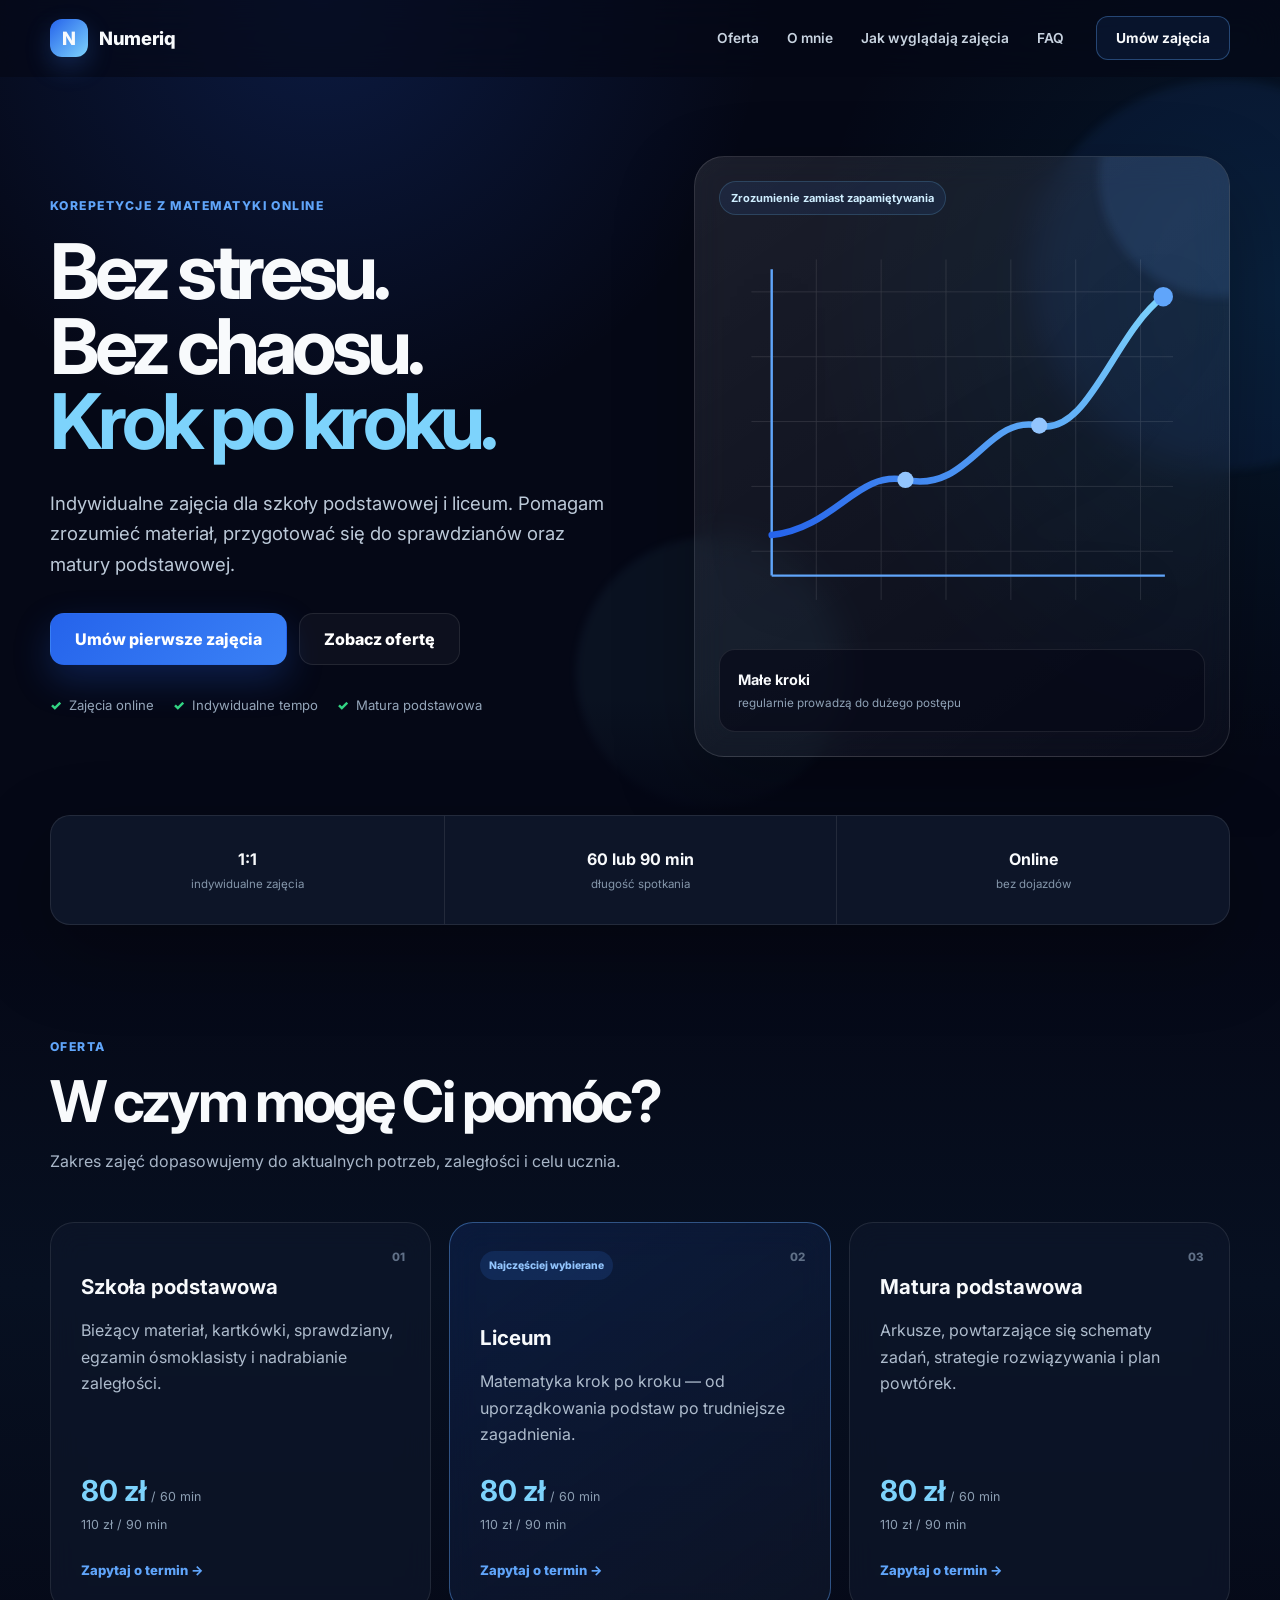
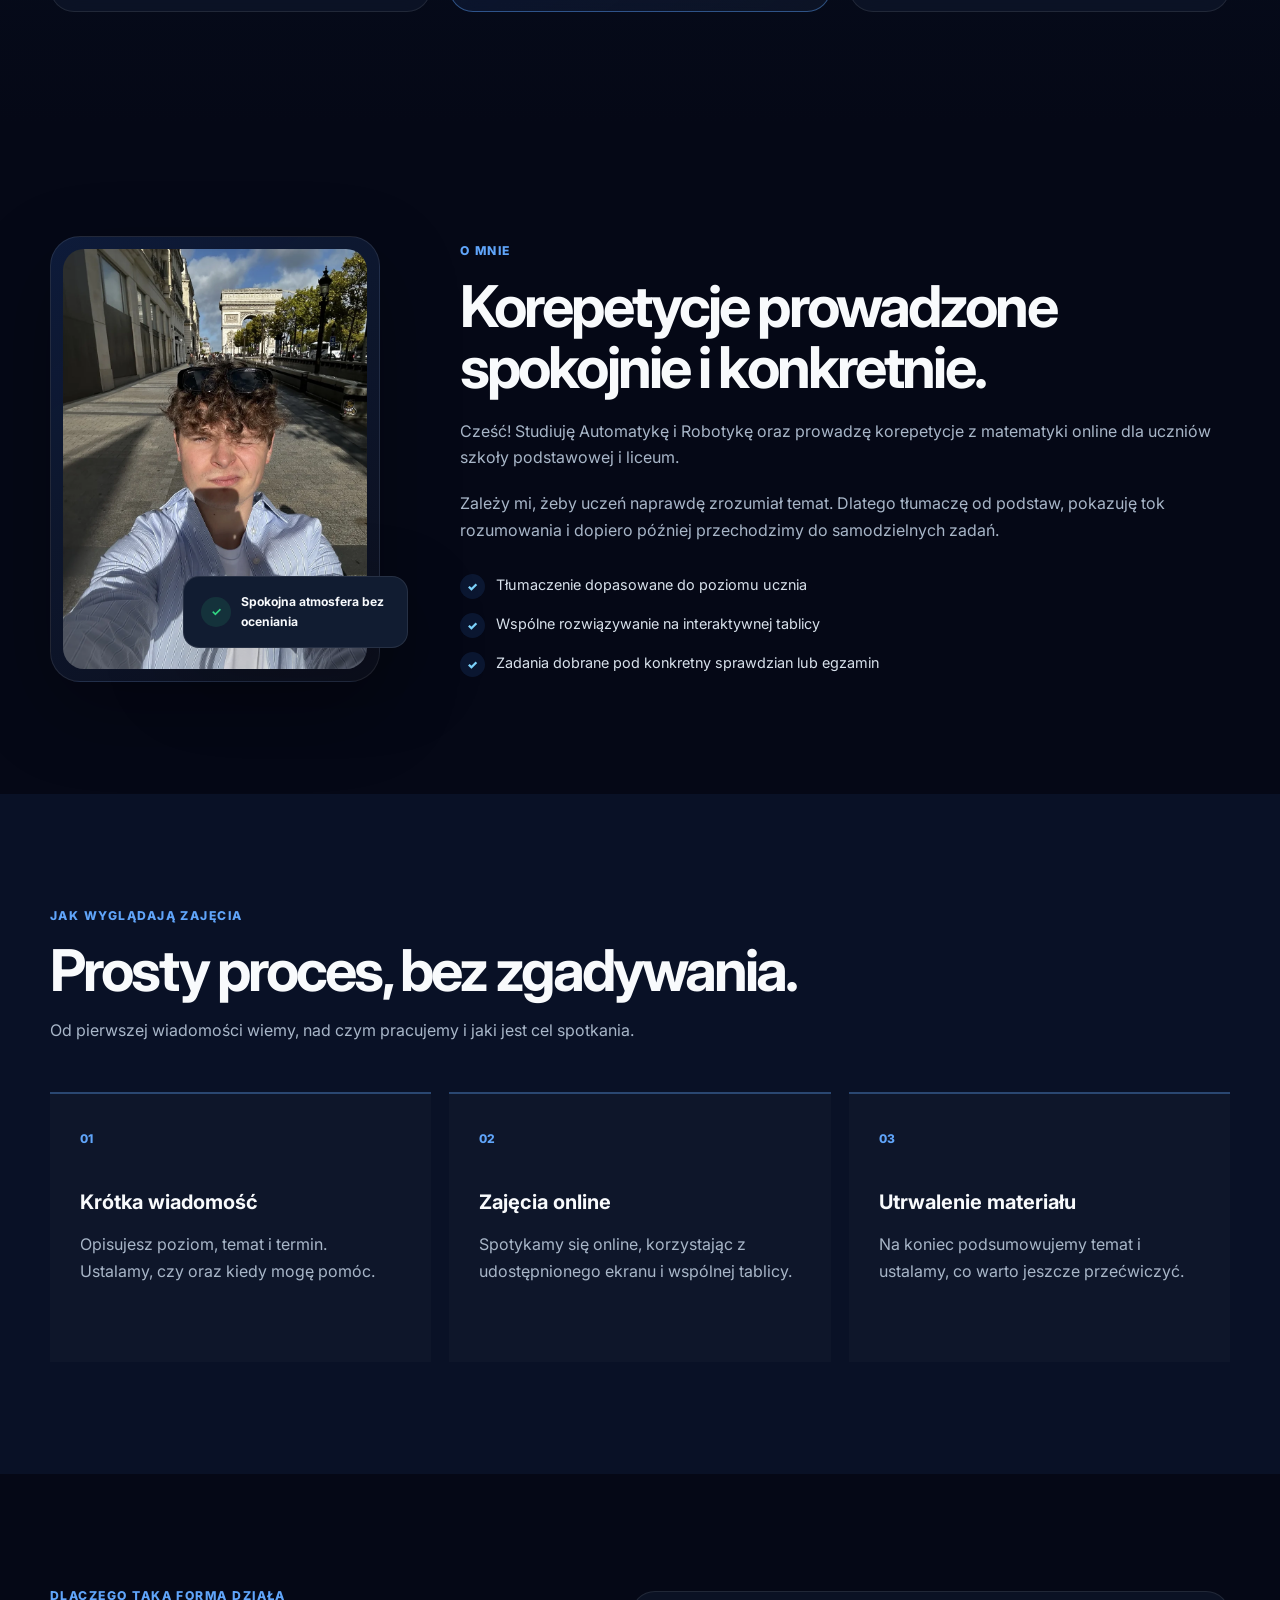
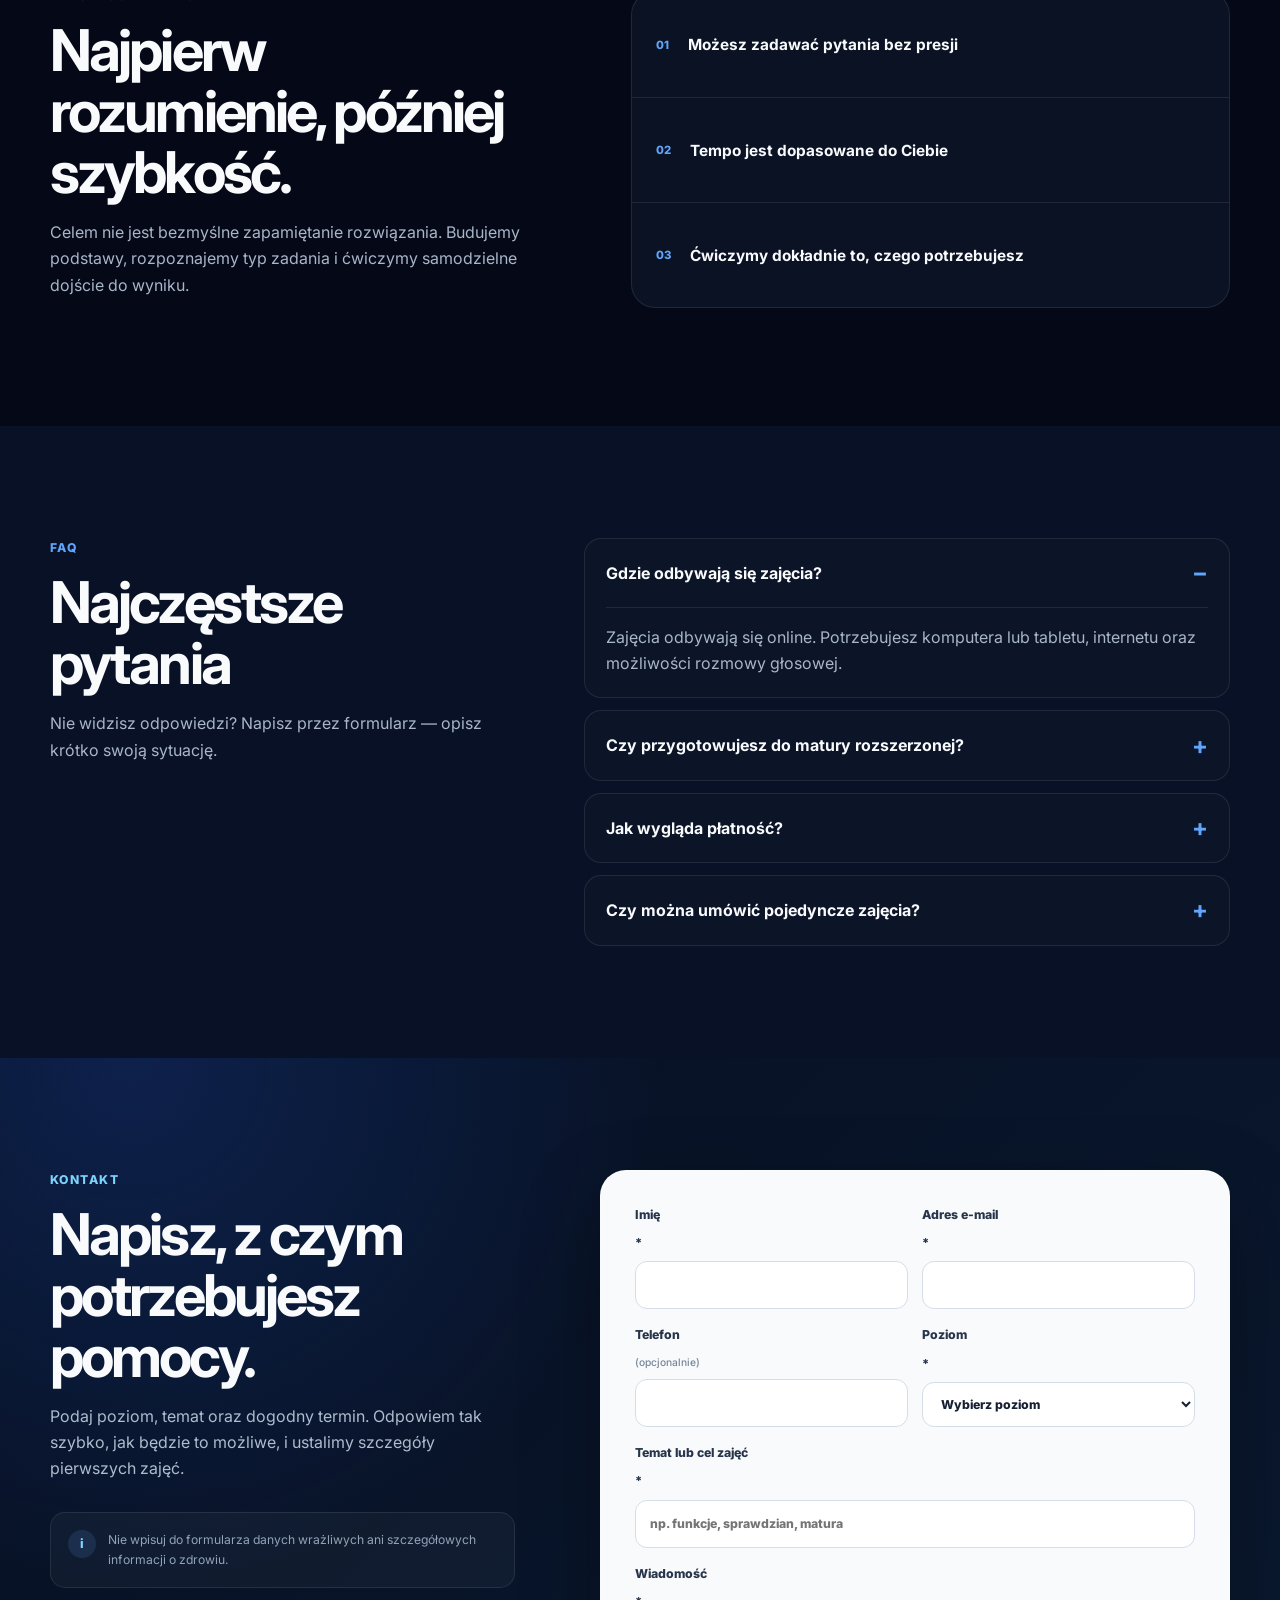
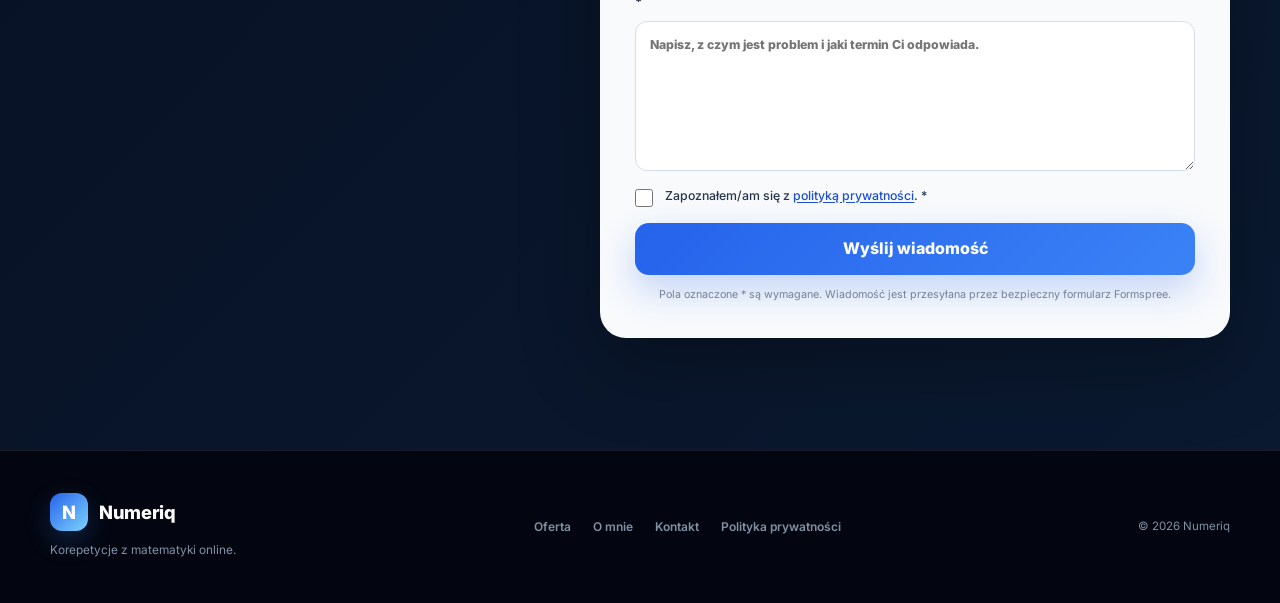
<file: index.html>
<!doctype html>
<html lang="pl">
<head>
    <meta charset="utf-8">
    <meta name="viewport" content="width=device-width, initial-scale=1">
    <meta name="theme-color" content="#050816">
    <meta name="description" content="Korepetycje z matematyki online dla szkoły podstawowej, liceum i matury podstawowej. Spokojne tłumaczenie krok po kroku.">
    <meta name="robots" content="index, follow">

    <title>Numeriq — korepetycje z matematyki online</title>
    <link rel="canonical" href="https://numeriqmath.pl/">

    <meta property="og:type" content="website">
    <meta property="og:locale" content="pl_PL">
    <meta property="og:site_name" content="Numeriq">
    <meta property="og:title" content="Numeriq — korepetycje z matematyki online">
    <meta property="og:description" content="Matematyka bez stresu i chaosu. Indywidualne zajęcia online dla szkoły podstawowej, liceum i matury podstawowej.">
    <meta property="og:url" content="https://numeriqmath.pl/">
    <meta property="og:image" content="https://numeriqmath.pl/og-image.png">
    <meta property="og:image:width" content="1200">
    <meta property="og:image:height" content="630">

    <link rel="icon" href="favicon.svg" type="image/svg+xml">
    <link rel="icon" href="favicon-32.png" sizes="32x32" type="image/png">
    <link rel="apple-touch-icon" href="apple-touch-icon.png">

    <link rel="preconnect" href="https://fonts.googleapis.com">
    <link rel="preconnect" href="https://fonts.gstatic.com" crossorigin>
    <link href="https://fonts.googleapis.com/css2?family=Inter:wght@400;500;600;700;800&display=swap" rel="stylesheet">
    <link rel="stylesheet" href="style.css?v=20260803-formspree-1">

    <script type="application/ld+json">
    {
      "@context": "https://schema.org",
      "@type": "WebSite",
      "name": "Numeriq",
      "url": "https://numeriqmath.pl/",
      "description": "Korepetycje z matematyki online dla szkoły podstawowej, liceum i matury podstawowej",
      "inLanguage": "pl-PL"
    }
    </script>
</head>
<body>
    <a class="skip-link" href="#main">Przejdź do treści</a>

    <header class="site-header" id="top">
        <div class="container nav-wrap">
            <a class="logo" href="#top" aria-label="Numeriq — strona główna">
                <span class="logo-mark" aria-hidden="true">N</span>
                <span>Numeriq</span>
            </a>

            <button class="menu-toggle" type="button" aria-expanded="false" aria-controls="main-nav" aria-label="Otwórz menu">
                <span></span><span></span><span></span>
            </button>

            <nav class="main-nav" id="main-nav" aria-label="Główna nawigacja">
                <a href="#oferta">Oferta</a>
                <a href="#o-mnie">O mnie</a>
                <a href="#zajecia">Jak wyglądają zajęcia</a>
                <a href="#faq">FAQ</a>
            </nav>

            <a href="#kontakt" class="nav-button">Umów zajęcia</a>
        </div>
    </header>

    <main id="main">
        <section class="hero">
            <div class="hero-orb hero-orb-one" aria-hidden="true"></div>
            <div class="hero-orb hero-orb-two" aria-hidden="true"></div>

            <div class="container hero-wrapper">
                <div class="hero-content reveal">
                    <p class="eyebrow">Korepetycje z matematyki online</p>
                    <h1>Bez stresu.<br>Bez chaosu.<br><span>Krok po kroku.</span></h1>
                    <p class="hero-description">
                        Indywidualne zajęcia dla szkoły podstawowej i liceum. Pomagam zrozumieć materiał,
                        przygotować się do sprawdzianów oraz matury podstawowej.
                    </p>

                    <div class="hero-buttons">
                        <a href="#kontakt" class="button button-primary">Umów pierwsze zajęcia</a>
                        <a href="#oferta" class="button button-secondary">Zobacz ofertę</a>
                    </div>

                    <ul class="hero-info" aria-label="Najważniejsze informacje">
                        <li><span>✓</span> Zajęcia online</li>
                        <li><span>✓</span> Indywidualne tempo</li>
                        <li><span>✓</span> Matura podstawowa</li>
                    </ul>
                </div>

                <div class="hero-visual reveal" aria-label="Ilustracja wykresu funkcji">
                    <div class="visual-card">
                        <div class="visual-label">Zrozumienie zamiast zapamiętywania</div>
                        <svg class="math-illustration" viewBox="0 0 600 520" fill="none" xmlns="http://www.w3.org/2000/svg" role="img" aria-labelledby="chart-title chart-desc">
                            <title id="chart-title">Rosnący wykres funkcji</title>
                            <desc id="chart-desc">Dekoracyjna ilustracja symbolizująca postępy w nauce matematyki.</desc>
                            <g opacity="0.12" stroke="#fff">
                                <path d="M40 80H560M40 160H560M40 240H560M40 320H560M40 400H560"/>
                                <path d="M120 40V460M200 40V460M280 40V460M360 40V460M440 40V460M520 40V460"/>
                            </g>
                            <path d="M65 430H550" stroke="#60A5FA" stroke-width="3"/>
                            <path d="M65 430V52" stroke="#60A5FA" stroke-width="3"/>
                            <path d="M65 380C145 370 170 300 230 312C310 329 330 230 395 245C455 259 488 130 548 86" stroke="url(#curve)" stroke-width="8" stroke-linecap="round"/>
                            <circle cx="230" cy="312" r="10" fill="#93C5FD"/>
                            <circle cx="395" cy="245" r="10" fill="#93C5FD"/>
                            <circle cx="548" cy="86" r="12" fill="#60A5FA"/>
                            <defs><linearGradient id="curve" x1="65" y1="380" x2="548" y2="86" gradientUnits="userSpaceOnUse"><stop stop-color="#2563EB"/><stop offset="1" stop-color="#7DD3FC"/></linearGradient></defs>
                        </svg>
                        <div class="visual-stat">
                            <strong>Małe kroki</strong>
                            <span>regularnie prowadzą do dużego postępu</span>
                        </div>
                    </div>
                </div>
            </div>
        </section>

        <section class="trust-strip" aria-label="Informacje o zajęciach">
            <div class="container trust-grid">
                <div><strong>1:1</strong><span>indywidualne zajęcia</span></div>
                <div><strong>60 lub 90 min</strong><span>długość spotkania</span></div>
                <div><strong>Online</strong><span>bez dojazdów</span></div>
            </div>
        </section>

        <section class="section offer" id="oferta">
            <div class="container">
                <div class="section-header reveal">
                    <p class="eyebrow">Oferta</p>
                    <h2>W czym mogę Ci pomóc?</h2>
                    <p>Zakres zajęć dopasowujemy do aktualnych potrzeb, zaległości i celu ucznia.</p>
                </div>

                <div class="offer-grid">
                    <article class="offer-card reveal">
                        <span class="card-number">01</span>
                        <h3>Szkoła podstawowa</h3>
                        <p>Bieżący materiał, kartkówki, sprawdziany, egzamin ósmoklasisty i nadrabianie zaległości.</p>
                        <div class="price"><strong>80 zł</strong><span>/ 60 min</span></div>
                        <div class="price-secondary">110 zł / 90 min</div>
                        <a href="#kontakt">Zapytaj o termin →</a>
                    </article>

                    <article class="offer-card featured reveal">
                        <span class="card-badge">Najczęściej wybierane</span>
                        <span class="card-number">02</span>
                        <h3>Liceum</h3>
                        <p>Matematyka krok po kroku — od uporządkowania podstaw po trudniejsze zagadnienia.</p>
                        <div class="price"><strong>80 zł</strong><span>/ 60 min</span></div>
                        <div class="price-secondary">110 zł / 90 min</div>
                        <a href="#kontakt">Zapytaj o termin →</a>
                    </article>

                    <article class="offer-card reveal">
                        <span class="card-number">03</span>
                        <h3>Matura podstawowa</h3>
                        <p>Arkusze, powtarzające się schematy zadań, strategie rozwiązywania i plan powtórek.</p>
                        <div class="price"><strong>80 zł</strong><span>/ 60 min</span></div>
                        <div class="price-secondary">110 zł / 90 min</div>
                        <a href="#kontakt">Zapytaj o termin →</a>
                    </article>
                </div>
            </div>
        </section>

        <section class="section about" id="o-mnie">
            <div class="container about-grid">
                <div class="about-photo reveal">
                    <div class="photo-frame">
                        <picture>
                            <source srcset="image.webp" type="image/webp">
                            <img src="image.jpg" alt="Korepetytor Numeriq" width="900" height="1200" loading="lazy">
                        </picture>
                    </div>
                    <div class="photo-note"><span>✓</span> Spokojna atmosfera bez oceniania</div>
                </div>

                <div class="about-copy reveal">
                    <p class="eyebrow">O mnie</p>
                    <h2>Korepetycje prowadzone spokojnie i konkretnie.</h2>
                    <p>
                        Cześć! Studiuję Automatykę i Robotykę oraz prowadzę korepetycje z matematyki online
                        dla uczniów szkoły podstawowej i liceum.
                    </p>
                    <p>
                        Zależy mi, żeby uczeń naprawdę zrozumiał temat. Dlatego tłumaczę od podstaw,
                        pokazuję tok rozumowania i dopiero później przechodzimy do samodzielnych zadań.
                    </p>
                    <ul class="check-list">
                        <li><span>✓</span> Tłumaczenie dopasowane do poziomu ucznia</li>
                        <li><span>✓</span> Wspólne rozwiązywanie na interaktywnej tablicy</li>
                        <li><span>✓</span> Zadania dobrane pod konkretny sprawdzian lub egzamin</li>
                    </ul>
                </div>
            </div>
        </section>

        <section class="section process" id="zajecia">
            <div class="container">
                <div class="section-header reveal">
                    <p class="eyebrow">Jak wyglądają zajęcia</p>
                    <h2>Prosty proces, bez zgadywania.</h2>
                    <p>Od pierwszej wiadomości wiemy, nad czym pracujemy i jaki jest cel spotkania.</p>
                </div>

                <div class="process-grid">
                    <article class="process-card reveal">
                        <span class="step">01</span>
                        <h3>Krótka wiadomość</h3>
                        <p>Opisujesz poziom, temat i termin. Ustalamy, czy oraz kiedy mogę pomóc.</p>
                    </article>
                    <article class="process-card reveal">
                        <span class="step">02</span>
                        <h3>Zajęcia online</h3>
                        <p>Spotykamy się online, korzystając z udostępnionego ekranu i wspólnej tablicy.</p>
                    </article>
                    <article class="process-card reveal">
                        <span class="step">03</span>
                        <h3>Utrwalenie materiału</h3>
                        <p>Na koniec podsumowujemy temat i ustalamy, co warto jeszcze przećwiczyć.</p>
                    </article>
                </div>
            </div>
        </section>

        <section class="section benefits">
            <div class="container benefits-grid">
                <div class="benefits-copy reveal">
                    <p class="eyebrow">Dlaczego taka forma działa</p>
                    <h2>Najpierw rozumienie, później szybkość.</h2>
                    <p>
                        Celem nie jest bezmyślne zapamiętanie rozwiązania. Budujemy podstawy,
                        rozpoznajemy typ zadania i ćwiczymy samodzielne dojście do wyniku.
                    </p>
                </div>
                <div class="benefit-list reveal">
                    <div><span>01</span><strong>Możesz zadawać pytania bez presji</strong></div>
                    <div><span>02</span><strong>Tempo jest dopasowane do Ciebie</strong></div>
                    <div><span>03</span><strong>Ćwiczymy dokładnie to, czego potrzebujesz</strong></div>
                </div>
            </div>
        </section>

        <section class="section faq" id="faq">
            <div class="container faq-grid">
                <div class="faq-heading reveal">
                    <p class="eyebrow">FAQ</p>
                    <h2>Najczęstsze pytania</h2>
                    <p>Nie widzisz odpowiedzi? Napisz przez formularz — opisz krótko swoją sytuację.</p>
                </div>
                <div class="accordion reveal">
                    <details open>
                        <summary>Gdzie odbywają się zajęcia?</summary>
                        <p>Zajęcia odbywają się online. Potrzebujesz komputera lub tabletu, internetu oraz możliwości rozmowy głosowej.</p>
                    </details>
                    <details>
                        <summary>Czy przygotowujesz do matury rozszerzonej?</summary>
                        <p>Aktualna oferta obejmuje maturę podstawową. W formularzu możesz opisać temat, a odpowiem, czy mogę pomóc.</p>
                    </details>
                    <details>
                        <summary>Jak wygląda płatność?</summary>
                        <p>Szczegóły płatności i termin ustalamy przed pierwszym spotkaniem.</p>
                    </details>
                    <details>
                        <summary>Czy można umówić pojedyncze zajęcia?</summary>
                        <p>Tak. Możemy zacząć od jednego spotkania i później zdecydować, czy potrzebne są kolejne.</p>
                    </details>
                </div>
            </div>
        </section>

        <section class="section contact" id="kontakt">
            <div class="container contact-grid">
                <div class="contact-copy reveal">
                    <p class="eyebrow light">Kontakt</p>
                    <h2>Napisz, z czym potrzebujesz pomocy.</h2>
                    <p>
                        Podaj poziom, temat oraz dogodny termin. Odpowiem tak szybko, jak będzie to możliwe,
                        i ustalimy szczegóły pierwszych zajęć.
                    </p>
                    <div class="contact-tip">
                        <span>i</span>
                        <p>Nie wpisuj do formularza danych wrażliwych ani szczegółowych informacji o zdrowiu.</p>
                    </div>
                </div>

                <form class="contact-form reveal" id="contact-form" action="https://formspree.io/f/xaqrreqn" method="post" novalidate>
                    <div class="form-status" id="form-status" role="status" aria-live="polite"></div>

                    <input type="hidden" name="_subject" value="Nowe zapytanie o korepetycje — Numeriq">
                    <div class="honeypot" aria-hidden="true">
                        <label>Nie wypełniaj tego pola
                            <input type="text" name="_gotcha" tabindex="-1" autocomplete="off">
                        </label>
                    </div>

                    <div class="form-row">
                        <label>
                            Imię <span aria-hidden="true">*</span>
                            <input type="text" name="name" autocomplete="name" maxlength="80" required>
                        </label>
                        <label>
                            Adres e-mail <span aria-hidden="true">*</span>
                            <input type="email" name="email" autocomplete="email" maxlength="160" required>
                        </label>
                    </div>

                    <div class="form-row">
                        <label>
                            Telefon <small>(opcjonalnie)</small>
                            <input type="tel" name="phone" autocomplete="tel" maxlength="30" inputmode="tel">
                        </label>
                        <label>
                            Poziom <span aria-hidden="true">*</span>
                            <select name="level" required>
                                <option value="">Wybierz poziom</option>
                                <option value="Szkoła podstawowa">Szkoła podstawowa</option>
                                <option value="Liceum / technikum">Liceum / technikum</option>
                                <option value="Matura podstawowa">Matura podstawowa</option>
                                <option value="Inny">Inny</option>
                            </select>
                        </label>
                    </div>

                    <label>
                        Temat lub cel zajęć <span aria-hidden="true">*</span>
                        <input type="text" name="topic" maxlength="160" placeholder="np. funkcje, sprawdzian, matura" required>
                    </label>

                    <label>
                        Wiadomość <span aria-hidden="true">*</span>
                        <textarea name="message" rows="6" minlength="10" maxlength="3000" placeholder="Napisz, z czym jest problem i jaki termin Ci odpowiada." required></textarea>
                    </label>

                    <label class="consent-row">
                        <input type="checkbox" name="privacy_ack" value="1" required>
                        <span>Zapoznałem/am się z <a href="polityka-prywatnosci.html" target="_blank" rel="noopener">polityką prywatności</a>. <span aria-hidden="true">*</span></span>
                    </label>

                    <button class="button button-primary submit-button" type="submit">
                        <span class="button-text">Wyślij wiadomość</span>
                        <span class="button-loader" aria-hidden="true"></span>
                    </button>
                    <p class="form-footnote">Pola oznaczone * są wymagane. Wiadomość jest przesyłana przez bezpieczny formularz Formspree.</p>
                </form>
            </div>
        </section>
    </main>

    <footer class="footer">
        <div class="container footer-grid">
            <div>
                <a class="logo footer-logo" href="#top"><span class="logo-mark" aria-hidden="true">N</span><span>Numeriq</span></a>
                <p>Korepetycje z matematyki online.</p>
            </div>
            <nav aria-label="Linki w stopce">
                <a href="#oferta">Oferta</a>
                <a href="#o-mnie">O mnie</a>
                <a href="#kontakt">Kontakt</a>
                <a href="polityka-prywatnosci.html">Polityka prywatności</a>
            </nav>
            <p class="copyright">© <span id="year">2026</span> Numeriq</p>
        </div>
    </footer>

    <script src="script.js?v=20260803-formspree-1" defer></script>
</body>
</html>
</file>
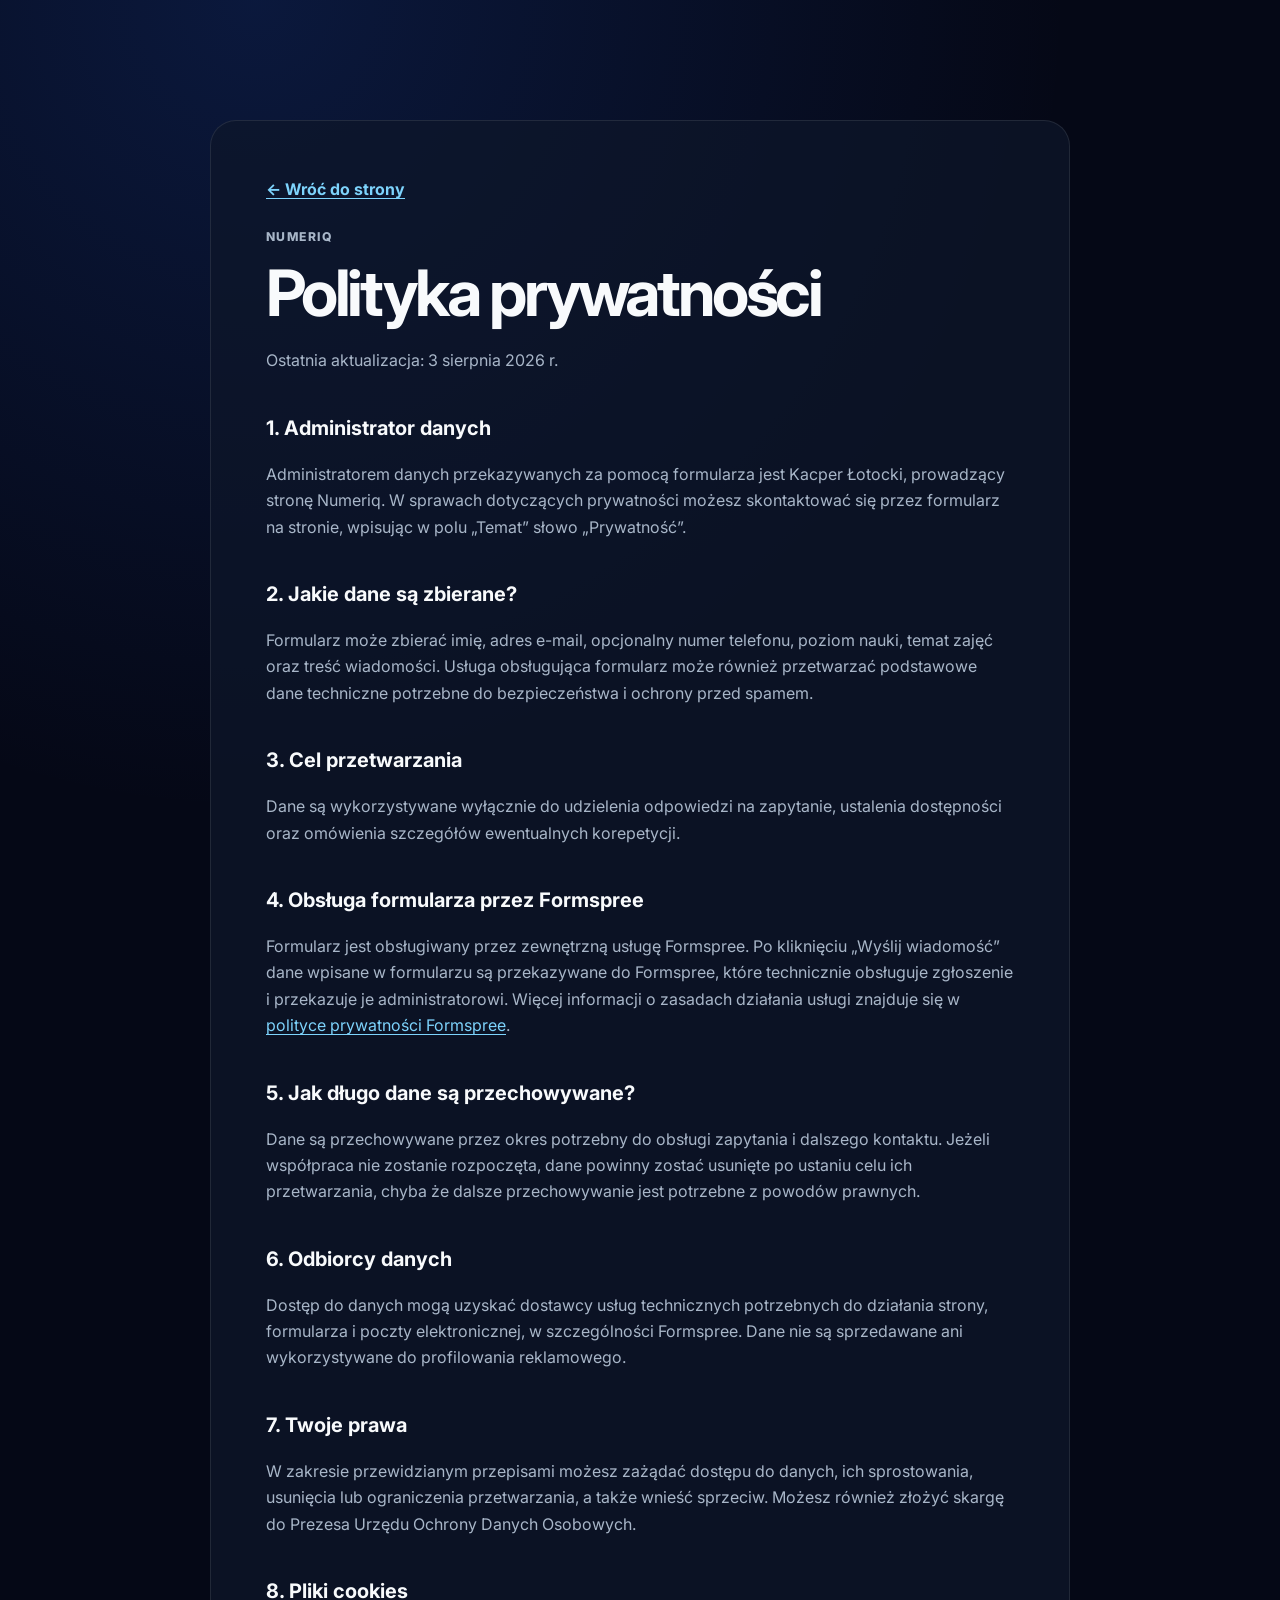
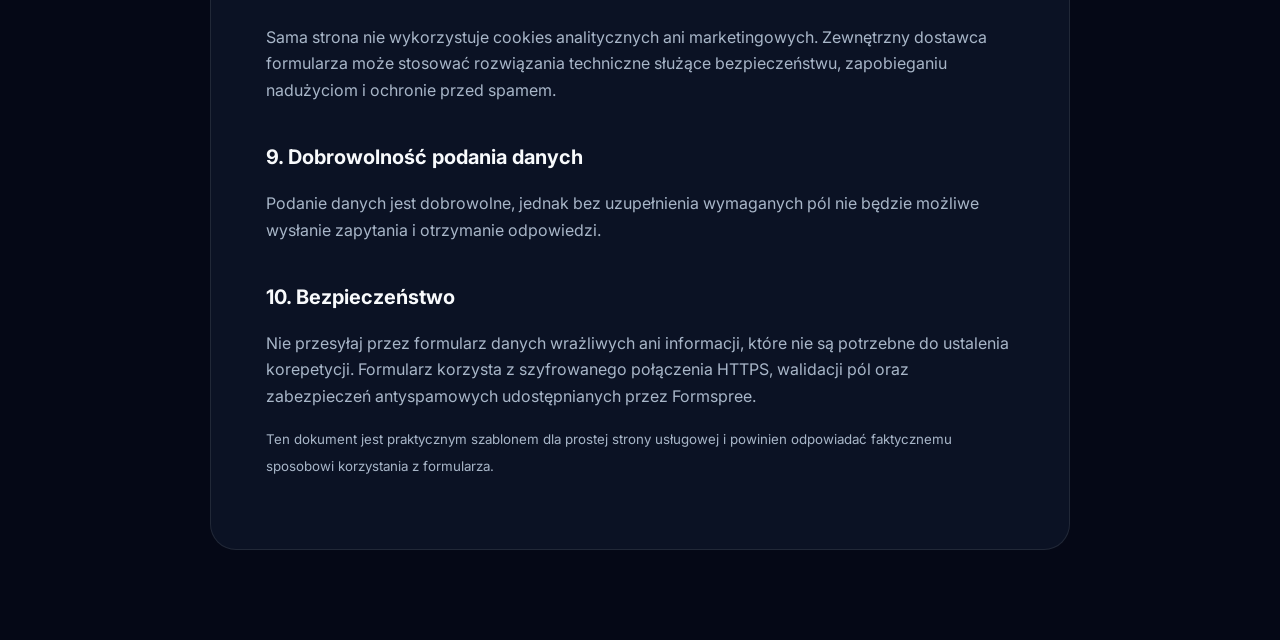
<file: polityka-prywatnosci.html>
<!doctype html>
<html lang="pl">
<head>
    <meta charset="utf-8">
    <meta name="viewport" content="width=device-width, initial-scale=1">
    <meta name="robots" content="index, follow">
    <meta name="description" content="Polityka prywatności strony Numeriq.">
    <title>Polityka prywatności — Numeriq</title>
    <link rel="canonical" href="https://numeriqmath.pl/polityka-prywatnosci.html">
    <link rel="icon" href="favicon.svg" type="image/svg+xml">
    <link rel="icon" href="favicon-32.png" sizes="32x32" type="image/png">
    <link rel="preconnect" href="https://fonts.googleapis.com">
    <link rel="preconnect" href="https://fonts.gstatic.com" crossorigin>
    <link href="https://fonts.googleapis.com/css2?family=Inter:wght@400;500;600;700;800&display=swap" rel="stylesheet">
    <link rel="stylesheet" href="style.css?v=20260803-formspree-1">
    <style>
        .privacy-page { min-height: 100vh; padding: 120px 0 90px; background: radial-gradient(circle at 20% 0%, rgba(37,99,235,.18), transparent 33%), var(--bg); }
        .privacy-card { max-width: 860px; margin-inline: auto; padding: clamp(25px,5vw,55px); border: 1px solid var(--line); border-radius: 26px; background: var(--card); }
        .privacy-card h1 { margin: 14px 0 22px; font-size: clamp(2.3rem,6vw,4rem); line-height: 1; letter-spacing: -.05em; }
        .privacy-card h2 { margin: 38px 0 12px; font-size: 1.25rem; }
        .privacy-card p, .privacy-card li { color: var(--muted); }
        .privacy-card ul { padding-left: 21px; }
        .privacy-card a { color: var(--blue-light); text-decoration: underline; text-underline-offset: 3px; }
        .privacy-back { display: inline-flex; margin-bottom: 25px; color: var(--blue-light); font-weight: 700; }
        code { color: var(--text); }
    </style>
</head>
<body>
<main class="privacy-page">
    <div class="container">
        <article class="privacy-card">
            <a class="privacy-back" href="index.html#kontakt">← Wróć do strony</a>
            <p class="eyebrow">Numeriq</p>
            <h1>Polityka prywatności</h1>

            <p>Ostatnia aktualizacja: 3 sierpnia 2026 r.</p>

            <h2>1. Administrator danych</h2>
            <p>
                Administratorem danych przekazywanych za pomocą formularza jest Kacper Łotocki,
                prowadzący stronę Numeriq. W sprawach dotyczących prywatności możesz skontaktować się
                przez formularz na stronie, wpisując w polu „Temat” słowo „Prywatność”.
            </p>

            <h2>2. Jakie dane są zbierane?</h2>
            <p>
                Formularz może zbierać imię, adres e-mail, opcjonalny numer telefonu, poziom nauki,
                temat zajęć oraz treść wiadomości. Usługa obsługująca formularz może również
                przetwarzać podstawowe dane techniczne potrzebne do bezpieczeństwa i ochrony przed spamem.
            </p>

            <h2>3. Cel przetwarzania</h2>
            <p>
                Dane są wykorzystywane wyłącznie do udzielenia odpowiedzi na zapytanie, ustalenia
                dostępności oraz omówienia szczegółów ewentualnych korepetycji.
            </p>

            <h2>4. Obsługa formularza przez Formspree</h2>
            <p>
                Formularz jest obsługiwany przez zewnętrzną usługę Formspree. Po kliknięciu
                „Wyślij wiadomość” dane wpisane w formularzu są przekazywane do Formspree,
                które technicznie obsługuje zgłoszenie i przekazuje je administratorowi.
                Więcej informacji o zasadach działania usługi znajduje się w
                <a href="https://formspree.io/legal/privacy-policy/" target="_blank" rel="noopener noreferrer">polityce prywatności Formspree</a>.
            </p>

            <h2>5. Jak długo dane są przechowywane?</h2>
            <p>
                Dane są przechowywane przez okres potrzebny do obsługi zapytania i dalszego kontaktu.
                Jeżeli współpraca nie zostanie rozpoczęta, dane powinny zostać usunięte po ustaniu celu
                ich przetwarzania, chyba że dalsze przechowywanie jest potrzebne z powodów prawnych.
            </p>

            <h2>6. Odbiorcy danych</h2>
            <p>
                Dostęp do danych mogą uzyskać dostawcy usług technicznych potrzebnych do działania
                strony, formularza i poczty elektronicznej, w szczególności Formspree.
                Dane nie są sprzedawane ani wykorzystywane do profilowania reklamowego.
            </p>

            <h2>7. Twoje prawa</h2>
            <p>
                W zakresie przewidzianym przepisami możesz zażądać dostępu do danych, ich sprostowania,
                usunięcia lub ograniczenia przetwarzania, a także wnieść sprzeciw. Możesz również złożyć
                skargę do Prezesa Urzędu Ochrony Danych Osobowych.
            </p>

            <h2>8. Pliki cookies</h2>
            <p>
                Sama strona nie wykorzystuje cookies analitycznych ani marketingowych. Zewnętrzny
                dostawca formularza może stosować rozwiązania techniczne służące bezpieczeństwu,
                zapobieganiu nadużyciom i ochronie przed spamem.
            </p>

            <h2>9. Dobrowolność podania danych</h2>
            <p>
                Podanie danych jest dobrowolne, jednak bez uzupełnienia wymaganych pól nie będzie
                możliwe wysłanie zapytania i otrzymanie odpowiedzi.
            </p>

            <h2>10. Bezpieczeństwo</h2>
            <p>
                Nie przesyłaj przez formularz danych wrażliwych ani informacji, które nie są potrzebne
                do ustalenia korepetycji. Formularz korzysta z szyfrowanego połączenia HTTPS,
                walidacji pól oraz zabezpieczeń antyspamowych udostępnianych przez Formspree.
            </p>

            <p>
                <small>
                    Ten dokument jest praktycznym szablonem dla prostej strony usługowej i powinien
                    odpowiadać faktycznemu sposobowi korzystania z formularza.
                </small>
            </p>
        </article>
    </div>
</main>
</body>
</html>
</file>
<file: style.css>
:root {
    --bg: #050816;
    --bg-soft: #091126;
    --card: rgba(15, 23, 42, 0.72);
    --card-solid: #0f172a;
    --line: rgba(255, 255, 255, 0.09);
    --line-blue: rgba(96, 165, 250, 0.35);
    --text: #f8fafc;
    --muted: #a8b6c8;
    --blue: #3b82f6;
    --blue-light: #7dd3fc;
    --blue-dark: #2563eb;
    --success: #32d583;
    --error: #f97066;
    --radius: 24px;
    --shadow: 0 28px 80px rgba(0, 0, 0, 0.28);
    --container: 1180px;
}

* { box-sizing: border-box; }
html { scroll-behavior: smooth; }
body {
    margin: 0;
    min-width: 320px;
    font-family: "Inter", system-ui, -apple-system, BlinkMacSystemFont, "Segoe UI", sans-serif;
    color: var(--text);
    background: var(--bg);
    line-height: 1.65;
}
body.menu-open { overflow: hidden; }
a { color: inherit; text-decoration: none; }
img, svg { display: block; max-width: 100%; }
button, input, textarea, select { font: inherit; }
button, a { -webkit-tap-highlight-color: transparent; }
.container { width: min(calc(100% - 40px), var(--container)); margin-inline: auto; }
.skip-link { position: fixed; left: 16px; top: -80px; z-index: 1000; padding: 12px 18px; border-radius: 10px; background: white; color: #111827; font-weight: 700; }
.skip-link:focus { top: 16px; }

.site-header {
    position: fixed;
    inset: 0 0 auto;
    z-index: 100;
    border-bottom: 1px solid transparent;
    background: rgba(5, 8, 22, 0.65);
    backdrop-filter: blur(18px);
    transition: background .2s ease, border-color .2s ease;
}
.site-header.scrolled { background: rgba(5, 8, 22, 0.92); border-color: var(--line); }
.nav-wrap { min-height: 76px; display: flex; align-items: center; gap: 32px; }
.logo { display: inline-flex; align-items: center; gap: 11px; font-size: 1.15rem; font-weight: 800; letter-spacing: -.02em; }
.logo-mark { width: 38px; aspect-ratio: 1; display: grid; place-items: center; border-radius: 12px; background: linear-gradient(135deg, var(--blue-dark), var(--blue-light)); box-shadow: 0 10px 26px rgba(59, 130, 246, .24); }
.main-nav { display: flex; align-items: center; justify-content: center; gap: 28px; margin-left: auto; }
.main-nav a { color: #c8d3e0; font-size: .86rem; font-weight: 600; transition: color .15s ease; }
.main-nav a:hover, .main-nav a:focus-visible { color: white; }
.nav-button { min-height: 44px; display: inline-flex; align-items: center; justify-content: center; padding: 0 19px; border: 1px solid var(--line-blue); border-radius: 12px; background: rgba(59, 130, 246, .09); font-size: .86rem; font-weight: 700; transition: background .15s ease, transform .15s ease; }
.nav-button:hover { background: rgba(59, 130, 246, .2); transform: translateY(-1px); }
.menu-toggle { display: none; margin-left: auto; padding: 9px; border: 0; background: transparent; cursor: pointer; }
.menu-toggle span { display: block; width: 25px; height: 2px; margin: 5px 0; border-radius: 999px; background: white; transition: transform .18s ease, opacity .18s ease; }

.hero { min-height: 780px; position: relative; overflow: hidden; padding-top: 76px; background: radial-gradient(circle at 25% 0%, rgba(37, 99, 235, .2), transparent 35%), radial-gradient(circle at 100% 35%, rgba(14, 165, 233, .1), transparent 34%), var(--bg); }
.hero::after { content: ""; position: absolute; inset: auto 0 0; height: 140px; background: linear-gradient(to top, var(--bg), transparent); }
.hero-orb { position: absolute; border-radius: 50%; filter: blur(4px); pointer-events: none; }
.hero-orb-one { width: 390px; height: 390px; right: -140px; top: 80px; background: rgba(59, 130, 246, .08); }
.hero-orb-two { width: 270px; height: 270px; left: 45%; bottom: 30px; background: rgba(125, 211, 252, .05); }
.hero-wrapper { min-height: 700px; position: relative; z-index: 2; display: grid; grid-template-columns: 1.03fr .97fr; align-items: center; gap: 74px; padding-block: 80px; }
.hero-content h1 { max-width: 700px; margin: 18px 0 28px; font-size: clamp(3.45rem, 6vw, 5.65rem); line-height: .98; letter-spacing: -.065em; }
.hero-content h1 span { color: var(--blue-light); }
.eyebrow { margin: 0; color: #60a5fa; font-size: .76rem; font-weight: 800; letter-spacing: .12em; text-transform: uppercase; }
.eyebrow.light { color: var(--blue-light); }
.hero-description { max-width: 650px; margin: 0; color: #bcc9d8; font-size: clamp(1rem, 1.7vw, 1.16rem); }
.hero-buttons { display: flex; flex-wrap: wrap; gap: 12px; margin-top: 34px; }
.button { min-height: 52px; display: inline-flex; align-items: center; justify-content: center; padding: 0 24px; border: 1px solid transparent; border-radius: 14px; font-weight: 800; cursor: pointer; transition: transform .16s ease, background .16s ease, box-shadow .16s ease, border-color .16s ease; }
.button:hover { transform: translateY(-2px); }
.button-primary { color: white; background: linear-gradient(135deg, var(--blue-dark), var(--blue)); box-shadow: 0 15px 36px rgba(37, 99, 235, .25); }
.button-primary:hover { box-shadow: 0 19px 42px rgba(37, 99, 235, .34); }
.button-secondary { border-color: var(--line); background: rgba(255,255,255,.035); color: white; }
.button-secondary:hover { background: rgba(255,255,255,.08); border-color: rgba(255,255,255,.16); }
.hero-info { display: flex; flex-wrap: wrap; gap: 19px; margin: 30px 0 0; padding: 0; list-style: none; color: #95a6ba; font-size: .82rem; }
.hero-info li { display: flex; align-items: center; gap: 7px; }
.hero-info span { color: var(--success); font-weight: 900; }
.hero-visual { min-width: 0; }
.visual-card { position: relative; overflow: hidden; padding: 24px; border: 1px solid rgba(255,255,255,.12); border-radius: 30px; background: linear-gradient(145deg, rgba(255,255,255,.09), rgba(255,255,255,.025)); box-shadow: var(--shadow); backdrop-filter: blur(16px); }
.visual-card::before { content: ""; position: absolute; width: 240px; height: 240px; border-radius: 50%; right: -110px; top: -100px; background: rgba(96,165,250,.12); filter: blur(5px); }
.visual-label { position: relative; z-index: 2; display: inline-flex; padding: 7px 11px; border: 1px solid rgba(125,211,252,.18); border-radius: 999px; background: rgba(59,130,246,.09); color: #cfeeff; font-size: .69rem; font-weight: 700; }
.math-illustration { width: 100%; margin-block: 12px 0; filter: drop-shadow(0 18px 34px rgba(0,0,0,.22)); }
.visual-stat { display: grid; gap: 2px; padding: 18px; border: 1px solid var(--line); border-radius: 16px; background: rgba(5,8,22,.6); }
.visual-stat strong { font-size: .9rem; }
.visual-stat span { color: #8fa2b6; font-size: .73rem; }

.trust-strip { position: relative; z-index: 5; margin-top: -22px; }
.trust-grid { display: grid; grid-template-columns: repeat(3, 1fr); overflow: hidden; border: 1px solid var(--line); border-radius: 20px; background: rgba(15,23,42,.93); box-shadow: var(--shadow); }
.trust-grid div { min-height: 108px; display: grid; place-content: center; gap: 2px; text-align: center; }
.trust-grid div + div { border-left: 1px solid var(--line); }
.trust-grid strong { font-size: 1rem; }
.trust-grid span { color: #8496aa; font-size: .72rem; }

.section { padding-block: 112px; }
.section-header { max-width: 760px; margin-bottom: 48px; }
.section-header h2, .about-copy h2, .benefits h2, .faq h2, .contact h2 { margin: 14px 0 16px; font-size: clamp(2.15rem, 4.5vw, 3.6rem); line-height: 1.06; letter-spacing: -.05em; }
.section-header > p:last-child, .faq-heading > p:last-child { max-width: 630px; color: var(--muted); }
.offer { background: linear-gradient(to bottom, var(--bg), #071021 45%, var(--bg)); }
.offer-grid { display: grid; grid-template-columns: repeat(3, 1fr); gap: 18px; }
.offer-card { min-height: 390px; position: relative; display: flex; flex-direction: column; padding: 30px; border: 1px solid var(--line); border-radius: var(--radius); background: var(--card); backdrop-filter: blur(14px); transition: transform .18s ease, border-color .18s ease, box-shadow .18s ease; }
.offer-card:hover { transform: translateY(-7px); border-color: var(--line-blue); box-shadow: 0 24px 55px rgba(0,0,0,.2); }
.offer-card.featured { border-color: rgba(96,165,250,.43); background: linear-gradient(145deg, rgba(37,99,235,.14), rgba(15,23,42,.75)); }
.card-number { position: absolute; right: 25px; top: 25px; color: #607087; font-size: .72rem; font-weight: 800; }
.card-badge { align-self: flex-start; margin: -2px 0 24px; padding: 6px 9px; border-radius: 999px; background: rgba(59,130,246,.15); color: #93c5fd; font-size: .65rem; font-weight: 800; }
.offer-card h3 { margin: 17px 0 13px; font-size: 1.28rem; }
.offer-card p { margin: 0 0 28px; color: #aebccd; }
.price { display: flex; align-items: baseline; gap: 5px; margin-top: auto; }
.price strong { color: var(--blue-light); font-size: 1.8rem; line-height: 1; }
.price span, .price-secondary { color: #8ea0b4; font-size: .78rem; }
.price-secondary { margin-top: 7px; }
.offer-card a { margin-top: 24px; color: #60a5fa; font-size: .82rem; font-weight: 800; }

.about { background: var(--bg); }
.about-grid { display: grid; grid-template-columns: minmax(280px, 330px) minmax(0, 1fr); align-items: center; gap: 80px; }
.about-photo { position: relative; width: 100%; max-width: 330px; margin-inline: auto; }
.photo-frame { overflow: hidden; padding: 12px; border: 1px solid var(--line); border-radius: 30px; background: linear-gradient(145deg, rgba(59,130,246,.16), rgba(255,255,255,.03)); box-shadow: var(--shadow); }
.photo-frame picture { display: block; overflow: hidden; border-radius: 21px; }
.photo-frame img { width: 100%; height: 420px; object-fit: cover; object-position: center 28%; }
.photo-note { position: absolute; right: -28px; bottom: 34px; display: flex; align-items: center; gap: 10px; max-width: 225px; padding: 15px 17px; border: 1px solid var(--line); border-radius: 16px; background: #111c31; box-shadow: var(--shadow); font-size: .76rem; font-weight: 700; }
.photo-note span { flex: 0 0 auto; width: 30px; aspect-ratio: 1; display: grid; place-items: center; border-radius: 50%; background: rgba(50,213,131,.12); color: var(--success); }
.about-copy > p:not(.eyebrow) { margin: 20px 0 0; color: var(--muted); }
.check-list { display: grid; gap: 13px; margin: 30px 0 0; padding: 0; list-style: none; }
.check-list li { display: flex; align-items: flex-start; gap: 11px; color: #d8e1eb; font-size: .9rem; }
.check-list span { flex: 0 0 auto; width: 25px; aspect-ratio: 1; display: grid; place-items: center; margin-top: 1px; border-radius: 50%; background: rgba(59,130,246,.12); color: #7dd3fc; font-size: .75rem; font-weight: 900; }

.process { background: var(--bg-soft); }
.process-grid { display: grid; grid-template-columns: repeat(3, 1fr); gap: 18px; }
.process-card { min-height: 270px; padding: 30px; border-top: 2px solid rgba(96,165,250,.34); background: rgba(255,255,255,.018); }
.step { color: #60a5fa; font-size: .75rem; font-weight: 800; }
.process-card h3 { margin: 36px 0 12px; font-size: 1.25rem; }
.process-card p { margin: 0; color: var(--muted); }

.benefits { background: var(--bg); }
.benefits-grid { display: grid; grid-template-columns: .9fr 1.1fr; align-items: center; gap: 90px; }
.benefits-copy > p:last-child { color: var(--muted); }
.benefit-list { display: grid; overflow: hidden; border: 1px solid var(--line); border-radius: var(--radius); background: var(--card); }
.benefit-list div { min-height: 105px; display: flex; align-items: center; gap: 19px; padding: 24px; }
.benefit-list div + div { border-top: 1px solid var(--line); }
.benefit-list span { color: #60a5fa; font-size: .71rem; font-weight: 800; }
.benefit-list strong { font-size: .96rem; }

.faq { background: var(--bg-soft); }
.faq-grid { display: grid; grid-template-columns: .82fr 1.18fr; gap: 85px; }
.accordion { display: grid; gap: 12px; }
.accordion details { border: 1px solid var(--line); border-radius: 17px; background: rgba(15,23,42,.65); }
.accordion summary { position: relative; padding: 21px 54px 21px 21px; cursor: pointer; list-style: none; font-weight: 700; }
.accordion summary::-webkit-details-marker { display: none; }
.accordion summary::after { content: "+"; position: absolute; right: 21px; top: 50%; color: #60a5fa; font-size: 1.5rem; transform: translateY(-50%); }
.accordion details[open] summary::after { content: "−"; }
.accordion details p { margin: -1px 21px 21px; padding-top: 16px; border-top: 1px solid var(--line); color: var(--muted); }

.contact { background: radial-gradient(circle at 10% 0%, rgba(37,99,235,.2), transparent 35%), linear-gradient(135deg, #071023, #0a1930); }
.contact-grid { display: grid; grid-template-columns: .85fr 1.15fr; align-items: start; gap: 85px; }
.contact-copy { position: sticky; top: 125px; }
.contact-copy > p:not(.eyebrow) { color: #aebccd; }
.contact-tip { display: flex; align-items: flex-start; gap: 12px; margin-top: 30px; padding: 17px; border: 1px solid rgba(255,255,255,.09); border-radius: 15px; background: rgba(255,255,255,.035); }
.contact-tip > span { flex: 0 0 auto; width: 28px; aspect-ratio: 1; display: grid; place-items: center; border-radius: 50%; background: rgba(96,165,250,.14); color: #7dd3fc; font-size: .8rem; font-weight: 800; }
.contact-tip p { margin: 0; color: #91a4b8; font-size: .76rem; }
.contact-form { position: relative; padding: 34px; border: 1px solid rgba(255,255,255,.12); border-radius: 26px; background: #f8fafc; color: #172033; box-shadow: var(--shadow); }
.form-row { display: grid; grid-template-columns: repeat(2, 1fr); gap: 14px; }
.contact-form label { display: grid; gap: 8px; margin-bottom: 16px; color: #27354a; font-size: .77rem; font-weight: 800; }
.contact-form label small { color: #76859a; font-weight: 500; }
.contact-form input, .contact-form select, .contact-form textarea { width: 100%; border: 1px solid #d5dee8; border-radius: 12px; outline: none; background: white; color: #172033; padding: 13px 14px; transition: border-color .15s ease, box-shadow .15s ease; }
.contact-form textarea { resize: vertical; min-height: 145px; }
.contact-form input:focus, .contact-form select:focus, .contact-form textarea:focus { border-color: var(--blue); box-shadow: 0 0 0 4px rgba(59,130,246,.11); }
.contact-form .field-invalid { border-color: var(--error); box-shadow: 0 0 0 4px rgba(249,112,102,.09); }
.consent-row { grid-template-columns: 20px 1fr !important; align-items: start; gap: 10px !important; font-weight: 500 !important; line-height: 1.45; }
.consent-row input { width: 18px; height: 18px; margin: 2px 0 0; accent-color: var(--blue); }
.consent-row a { color: #1d4ed8; text-decoration: underline; text-underline-offset: 2px; }
.submit-button { width: 100%; border: 0; }
.submit-button:disabled { cursor: wait; opacity: .75; transform: none; }
.button-loader { display: none; width: 18px; aspect-ratio: 1; border: 2px solid rgba(255,255,255,.45); border-top-color: white; border-radius: 50%; animation: spin .7s linear infinite; }
.submit-button.loading .button-loader { display: inline-block; }
.submit-button.loading .button-text { margin-right: 9px; }
@keyframes spin { to { transform: rotate(360deg); } }
.form-status { display: none; margin-bottom: 17px; padding: 13px 14px; border-radius: 11px; font-size: .78rem; font-weight: 700; }
.form-status.visible { display: block; }
.form-status.success { background: #eafaf2; color: #087a46; border: 1px solid #b7edcf; }
.form-status.error { background: #fff1f0; color: #b42318; border: 1px solid #f9c5c0; }
.form-footnote { margin: 11px 0 0; color: #748298; text-align: center; font-size: .67rem; }
.honeypot { position: absolute !important; left: -10000px !important; width: 1px !important; height: 1px !important; overflow: hidden !important; }

.footer { padding-block: 42px; border-top: 1px solid var(--line); background: #030610; color: #8191a4; }
.footer-grid { display: grid; grid-template-columns: auto 1fr auto; align-items: center; gap: 40px; }
.footer-logo { color: white; }
.footer-grid > div > p { margin: 10px 0 0; font-size: .74rem; }
.footer nav { display: flex; justify-content: center; flex-wrap: wrap; gap: 22px; font-size: .75rem; font-weight: 600; }
.footer nav a:hover { color: white; }
.copyright { margin: 0; font-size: .72rem; }

.reveal { opacity: 0; transform: translateY(24px); transition: opacity .6s ease, transform .6s ease; }
.reveal.visible { opacity: 1; transform: none; }

@media (prefers-reduced-motion: reduce) {
    html { scroll-behavior: auto; }
    *, *::before, *::after { animation-duration: .01ms !important; animation-iteration-count: 1 !important; transition-duration: .01ms !important; }
    .reveal { opacity: 1; transform: none; }
}

@media (max-width: 960px) {
    .main-nav { gap: 18px; }
    .hero-wrapper { grid-template-columns: 1fr .8fr; gap: 38px; }
    .offer-grid { grid-template-columns: 1fr; }
    .offer-card { min-height: 320px; }
    .about-grid, .benefits-grid, .faq-grid, .contact-grid { gap: 50px; }
}

@media (max-width: 780px) {
    .container { width: min(calc(100% - 30px), var(--container)); }
    .site-header { background: rgba(5,8,22,.9); }
    .nav-wrap { min-height: 68px; }
    .menu-toggle { display: block; }
    .nav-button { display: none; }
    .main-nav { position: fixed; inset: 78px 15px auto; display: grid; justify-content: stretch; gap: 0; padding: 13px; border: 1px solid var(--line); border-radius: 17px; background: #0c1427; box-shadow: var(--shadow); opacity: 0; visibility: hidden; transform: translateY(-10px); transition: opacity .18s ease, visibility .18s ease, transform .18s ease; }
    .main-nav.open { opacity: 1; visibility: visible; transform: none; }
    .main-nav a { padding: 13px 10px; border-bottom: 1px solid var(--line); }
    .main-nav a:last-child { border-bottom: 0; }
    .menu-toggle[aria-expanded="true"] span:nth-child(1) { transform: translateY(7px) rotate(45deg); }
    .menu-toggle[aria-expanded="true"] span:nth-child(2) { opacity: 0; }
    .menu-toggle[aria-expanded="true"] span:nth-child(3) { transform: translateY(-7px) rotate(-45deg); }
    .hero { padding-top: 68px; }
    .hero-wrapper { min-height: auto; grid-template-columns: 1fr; padding-block: 90px 100px; }
    .hero-visual { max-width: 620px; margin-inline: auto; }
    .trust-grid { grid-template-columns: 1fr; }
    .trust-grid div + div { border-left: 0; border-top: 1px solid var(--line); }
    .section { padding-block: 86px; }
    .about-grid, .benefits-grid, .faq-grid, .contact-grid { grid-template-columns: 1fr; }
    .about-photo { max-width: 310px; }
    .photo-frame img { height: 390px; }
    .process-grid { grid-template-columns: 1fr; }
    .contact-copy { position: static; }
    .footer-grid { grid-template-columns: 1fr; text-align: center; }
    .footer-logo { justify-content: center; }
}

@media (max-width: 560px) {
    .hero-content h1 { font-size: clamp(3rem, 15vw, 4.4rem); }
    .hero-buttons { display: grid; }
    .button { width: 100%; }
    .hero-info { display: grid; gap: 10px; }
    .visual-card { padding: 16px; border-radius: 22px; }
    .section-header h2, .about-copy h2, .benefits h2, .faq h2, .contact h2 { font-size: 2.25rem; }
    .about-photo { max-width: 280px; }
    .photo-frame img { height: 360px; }
    .photo-note { position: static; max-width: none; margin-top: 13px; }
    .form-row { grid-template-columns: 1fr; gap: 0; }
    .contact-form { padding: 23px 17px; }
}
</file>
